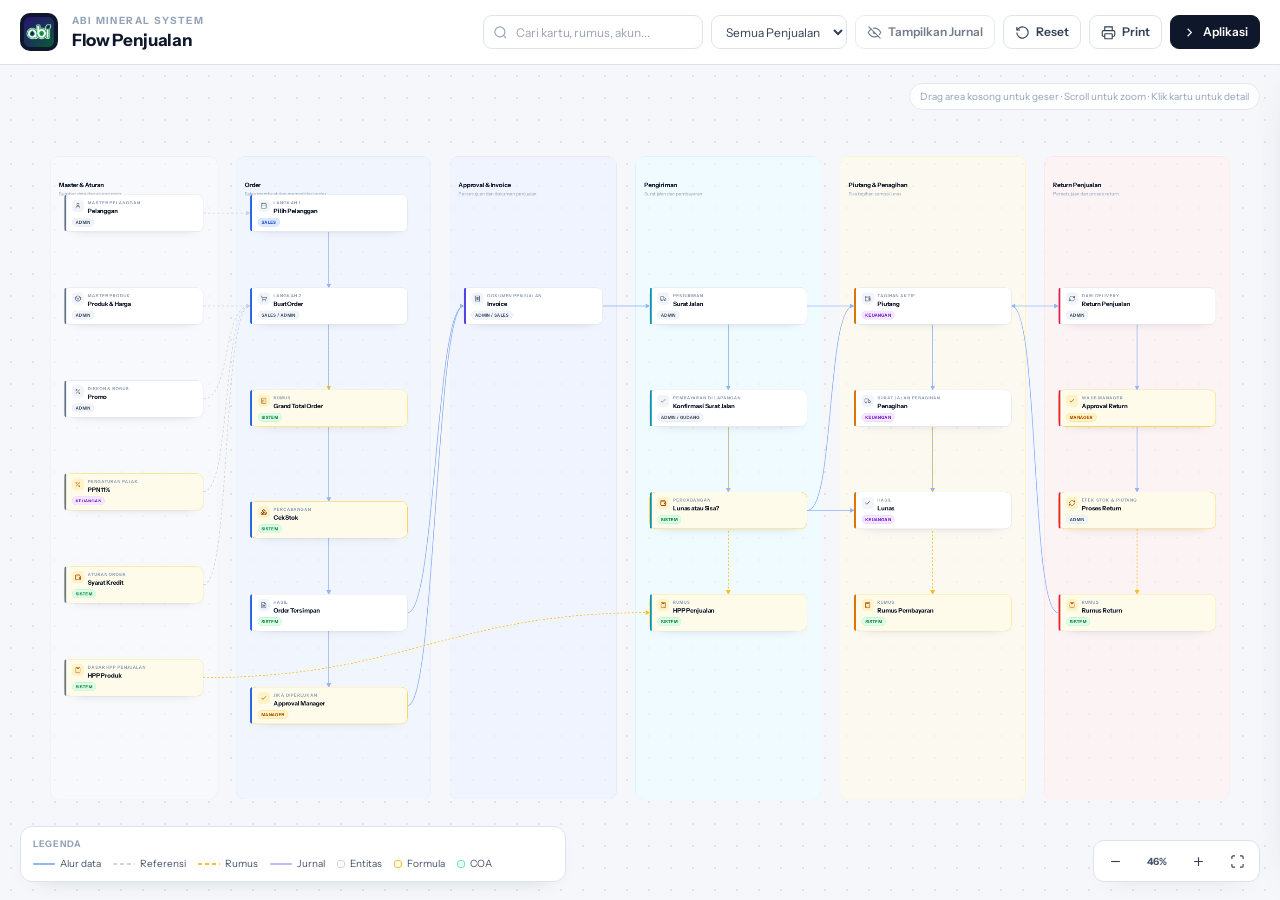
<file: flow.html>
<!DOCTYPE html>
<html lang="id">
<head>
  <meta charset="UTF-8">
  <meta name="viewport" content="width=device-width, initial-scale=1.0">
  <title>Flow Penjualan — ABI Mineral System</title>
  <link rel="icon" href="assets/favicon.ico">
  <script src="assets/vendor/tailwind.js"></script>
  <script>
    tailwind.config = {
      theme: {
        extend: { fontFamily: { sans: ['Instrument Sans', 'ui-sans-serif', 'system-ui', 'sans-serif'] } }
      }
    }
  </script>
  <link rel="stylesheet" href="assets/app.css">
  <link rel="stylesheet" href="assets/flow.css">
</head>
<body class="flow-page">

<svg xmlns="http://www.w3.org/2000/svg" style="display:none" aria-hidden="true">
  <symbol id="i-user" viewBox="0 0 24 24"><path d="M19 21v-2a4 4 0 0 0-4-4H9a4 4 0 0 0-4 4v2"/><circle cx="12" cy="7" r="4"/></symbol>
  <symbol id="i-box" viewBox="0 0 24 24"><path d="M21 8a2 2 0 0 0-1-1.73l-7-4a2 2 0 0 0-2 0l-7 4A2 2 0 0 0 3 8v8a2 2 0 0 0 1 1.73l7 4a2 2 0 0 0 2 0l7-4A2 2 0 0 0 21 16Z"/><path d="m3.3 7 8.7 5 8.7-5"/><path d="M12 22V12"/></symbol>
  <symbol id="i-boxes" viewBox="0 0 24 24"><path d="M2.97 12.92A2 2 0 0 0 2 14.63v3.24a2 2 0 0 0 .97 1.71l3 1.8a2 2 0 0 0 2.06 0L12 19v-5.5l-5-3-4.03 2.42Z"/><path d="m7 16.5-4.74-2.85"/><path d="m7 16.5 5-3"/><path d="M7 16.5v5.17"/><path d="M12 13.5V19l3.97 2.38a2 2 0 0 0 2.06 0l3-1.8a2 2 0 0 0 .97-1.71v-3.24a2 2 0 0 0-.97-1.71L17 10.5l-5 3Z"/><path d="m17 16.5-5-3"/><path d="m17 16.5 4.74-2.85"/><path d="M17 16.5v5.17"/><path d="M7.97 4.42A2 2 0 0 0 7 6.13v4.37l5 3 5-3V6.13a2 2 0 0 0-.97-1.71l-3-1.8a2 2 0 0 0-2.06 0l-3 1.8Z"/><path d="M12 8 7.26 5.15"/><path d="m12 8 4.74-2.85"/><path d="M12 13.5V8"/></symbol>
  <symbol id="i-percent" viewBox="0 0 24 24"><path d="M19 5 5 19"/><circle cx="6.5" cy="6.5" r="2.5"/><circle cx="17.5" cy="17.5" r="2.5"/></symbol>
  <symbol id="i-wallet" viewBox="0 0 24 24"><path d="M19 7V4a1 1 0 0 0-1-1H5a2 2 0 0 0 0 4h15a1 1 0 0 1 1 1v4h-3a2 2 0 0 0 0 4h3v4a1 1 0 0 1-1 1H5a2 2 0 0 1-2-2V5"/><path d="M3 5v14a2 2 0 0 0 2 2h15a1 1 0 0 0 1-1v-4"/><path d="M18 12a2 2 0 0 0 0 4h4v-4Z"/></symbol>
  <symbol id="i-calculator" viewBox="0 0 24 24"><rect x="4" y="2" width="16" height="20" rx="2"/><path d="M8 6h8"/><path d="M8 11h.01M12 11h.01M16 11h.01M8 15h.01M12 15h.01M16 15h.01M8 19h.01M12 19h.01M16 19h.01"/></symbol>
  <symbol id="i-calendar" viewBox="0 0 24 24"><rect x="3" y="4" width="18" height="18" rx="2"/><path d="M16 2v4M8 2v4M3 10h18"/></symbol>
  <symbol id="i-cart" viewBox="0 0 24 24"><circle cx="8" cy="21" r="1"/><circle cx="19" cy="21" r="1"/><path d="M2.05 2.05h2l2.66 12.42a2 2 0 0 0 2 1.58h9.78a2 2 0 0 0 1.95-1.57l1.65-7.43H5.12"/></symbol>
  <symbol id="i-file" viewBox="0 0 24 24"><path d="M14 2H6a2 2 0 0 0-2 2v16a2 2 0 0 0 2 2h12a2 2 0 0 0 2-2V8Z"/><path d="M14 2v6h6"/><path d="M16 13H8M16 17H8M10 9H8"/></symbol>
  <symbol id="i-check" viewBox="0 0 24 24"><path d="M20 6 9 17l-5-5"/></symbol>
  <symbol id="i-receipt" viewBox="0 0 24 24"><path d="M4 2v20l2-1 2 1 2-1 2 1 2-1 2 1 2-1 2 1V2l-2 1-2-1-2 1-2-1-2 1-2-1-2 1Z"/><path d="M16 8h-6a2 2 0 1 0 0 4h4a2 2 0 1 1 0 4H8"/><path d="M12 17.5v-11"/></symbol>
  <symbol id="i-truck" viewBox="0 0 24 24"><path d="M14 18V6a1 1 0 0 0-1-1H3a1 1 0 0 0-1 1v11a1 1 0 0 0 1 1h2"/><path d="M14 9h4l4 4v4a1 1 0 0 1-1 1h-2"/><circle cx="7" cy="18" r="2"/><circle cx="17" cy="18" r="2"/></symbol>
  <symbol id="i-refresh" viewBox="0 0 24 24"><path d="M21 12a9 9 0 0 1-9 9 9.75 9.75 0 0 1-6.74-2.74L3 16"/><path d="M3 12a9 9 0 0 1 9-9 9.75 9.75 0 0 1 6.74 2.74L21 8"/><path d="M8 16H3v5"/><path d="M16 8h5V3"/></symbol>
  <symbol id="i-coins" viewBox="0 0 24 24"><circle cx="8" cy="8" r="6"/><path d="M18.09 10.37A6 6 0 1 1 10.34 18"/><path d="M7 6h1v4"/><path d="m16.71 13.88.7.71-2.82 2.82"/></symbol>
  <symbol id="i-banknote" viewBox="0 0 24 24"><rect x="2" y="6" width="20" height="12" rx="2"/><circle cx="12" cy="12" r="2"/><path d="M6 12h.01M18 12h.01"/></symbol>
  <symbol id="i-trending-up" viewBox="0 0 24 24"><path d="m22 7-8.5 8.5-5-5L2 17"/><path d="M16 7h6v6"/></symbol>
  <symbol id="i-search" viewBox="0 0 24 24"><circle cx="11" cy="11" r="8"/><path d="m21 21-4.3-4.3"/></symbol>
  <symbol id="i-plus" viewBox="0 0 24 24"><path d="M5 12h14M12 5v14"/></symbol>
  <symbol id="i-minus" viewBox="0 0 24 24"><path d="M5 12h14"/></symbol>
  <symbol id="i-x" viewBox="0 0 24 24"><path d="M18 6 6 18M6 6l12 12"/></symbol>
  <symbol id="i-eye" viewBox="0 0 24 24"><path d="M2 12s3.5-7 10-7 10 7 10 7-3.5 7-10 7-10-7-10-7Z"/><circle cx="12" cy="12" r="3"/></symbol>
  <symbol id="i-eye-off" viewBox="0 0 24 24"><path d="m3 3 18 18"/><path d="M10.6 10.6a2 2 0 0 0 2.8 2.8"/><path d="M9.9 5.2A10.8 10.8 0 0 1 12 5c6.5 0 10 7 10 7a17 17 0 0 1-2.2 3.2"/><path d="M6.6 6.6A16.7 16.7 0 0 0 2 12s3.5 7 10 7a10.9 10.9 0 0 0 5.4-1.4"/></symbol>
  <symbol id="i-fit" viewBox="0 0 24 24"><path d="M8 3H5a2 2 0 0 0-2 2v3M16 3h3a2 2 0 0 1 2 2v3M8 21H5a2 2 0 0 1-2-2v-3M16 21h3a2 2 0 0 0 2-2v-3"/></symbol>
  <symbol id="i-reset" viewBox="0 0 24 24"><path d="M3 12a9 9 0 1 0 3-6.7L3 8"/><path d="M3 3v5h5"/></symbol>
  <symbol id="i-print" viewBox="0 0 24 24"><path d="M6 18H4a2 2 0 0 1-2-2v-5a2 2 0 0 1 2-2h16a2 2 0 0 1 2 2v5a2 2 0 0 1-2 2h-2"/><path d="M6 9V3h12v6"/><rect x="6" y="14" width="12" height="8" rx="1"/></symbol>
  <symbol id="i-chevron-right" viewBox="0 0 24 24"><path d="m9 18 6-6-6-6"/></symbol>
  <symbol id="i-arrow-right" viewBox="0 0 24 24"><path d="M5 12h14"/><path d="m13 6 6 6-6 6"/></symbol>
</svg>

<header class="flow-header no-print">
  <div class="flow-header-inner">
    <a href="index.html" class="flow-brand" aria-label="Kembali ke aplikasi">
      <img src="assets/logo.png" alt="ABI Mineral">
    </a>
    <div class="flow-title">
      <div class="eyebrow">ABI Mineral System</div>
      <h1>Flow Penjualan</h1>
    </div>
    <div class="flow-toolbar">
      <label class="flow-search">
        <svg viewBox="0 0 24 24" fill="none" stroke="currentColor" stroke-width="1.8"><use href="#i-search"></use></svg>
        <input id="flowSearch" type="search" placeholder="Cari kartu, rumus, akun..." autocomplete="off">
      </label>
      <select class="flow-select" id="flowView" aria-label="Filter alur">
        <option value="all">Semua Penjualan</option>
        <option value="order">Order</option>
        <option value="delivery">Pengiriman</option>
        <option value="ar">Piutang</option>
        <option value="return">Return</option>
        <option value="accounting">Akuntansi</option>
      </select>
      <button class="flow-btn" id="flowCoaToggle" aria-pressed="false"></button>
      <button class="flow-btn" id="flowReset" title="Kembalikan posisi kartu">
        <svg viewBox="0 0 24 24" fill="none" stroke="currentColor" stroke-width="1.8"><use href="#i-reset"></use></svg>
        <span class="hidden-mobile">Reset</span>
      </button>
      <button class="flow-btn" id="flowPrintBtn" title="Print ringkasan">
        <svg viewBox="0 0 24 24" fill="none" stroke="currentColor" stroke-width="1.8"><use href="#i-print"></use></svg>
        <span class="hidden-mobile">Print</span>
      </button>
      <a href="index.html" class="flow-btn primary">
        <svg viewBox="0 0 24 24" fill="none" stroke="currentColor" stroke-width="1.8"><use href="#i-chevron-right"></use></svg>
        <span class="hidden-mobile">Aplikasi</span>
      </a>
    </div>
  </div>
</header>

<div class="flow-shell" id="flowShell">
  <div class="flow-viewport" id="flowViewport">
    <div class="flow-world" id="flowWorld">
      <div id="flowLanes"></div>
      <svg id="flowEdges" class="flow-svg" aria-hidden="true"></svg>
      <div id="flowNodes"></div>
    </div>
  </div>

  <div class="flow-hint no-print">Drag area kosong untuk geser · Scroll untuk zoom · Klik kartu untuk detail</div>

  <div class="flow-legend no-print" aria-label="Legenda">
    <b>Legenda</b>
    <span class="legend-item"><span class="legend-line"></span>Alur data</span>
    <span class="legend-item"><span class="legend-line reference"></span>Referensi</span>
    <span class="legend-item"><span class="legend-line formula"></span>Rumus</span>
    <span class="legend-item"><span class="legend-line journal"></span>Jurnal</span>
    <span class="legend-item"><span class="legend-dot"></span>Entitas</span>
    <span class="legend-item"><span class="legend-dot formula"></span>Formula</span>
    <span class="legend-item"><span class="legend-dot account"></span>COA</span>
  </div>

  <div class="flow-zoom no-print">
    <button class="flow-btn" id="flowZoomOut" aria-label="Zoom keluar"><svg viewBox="0 0 24 24" fill="none" stroke="currentColor" stroke-width="1.8"><use href="#i-minus"></use></svg></button>
    <span class="flow-zoom-label" id="flowZoomLabel">80%</span>
    <button class="flow-btn" id="flowZoomIn" aria-label="Zoom masuk"><svg viewBox="0 0 24 24" fill="none" stroke="currentColor" stroke-width="1.8"><use href="#i-plus"></use></svg></button>
    <button class="flow-btn" id="flowFit" aria-label="Fit ke layar"><svg viewBox="0 0 24 24" fill="none" stroke="currentColor" stroke-width="1.8"><use href="#i-fit"></use></svg></button>
  </div>

  <aside class="flow-drawer no-print" id="flowDrawer" aria-label="Detail kartu"></aside>
</div>

<div class="flow-modal no-print" id="flowModal" role="dialog" aria-modal="true"></div>
<div class="flow-print" id="flowPrint"></div>

<script src="assets/flow-data.js"></script>
<script src="assets/flow.js"></script>
</body>
</html>
</file>
<file: assets/app.css>
@font-face { font-family: 'Instrument Sans'; font-style: normal; font-weight: 400; font-display: swap; src: url('./fonts/instrument-sans-400.ttf') format('truetype'); }
@font-face { font-family: 'Instrument Sans'; font-style: normal; font-weight: 500; font-display: swap; src: url('./fonts/instrument-sans-500.ttf') format('truetype'); }
@font-face { font-family: 'Instrument Sans'; font-style: normal; font-weight: 600; font-display: swap; src: url('./fonts/instrument-sans-600.ttf') format('truetype'); }
@font-face { font-family: 'Instrument Sans'; font-style: normal; font-weight: 700; font-display: swap; src: url('./fonts/instrument-sans-700.ttf') format('truetype'); }

:root {
  --navy: #0f172b;
  --navy-soft: #1e293b;
  --accent: #1d4ed8;
  --border: #e2e8f0;
  --muted: #f1f5f9;
  --muted-text: #64748b;
  --green: #16a34a;
  --red: #dc2626;
  --amber: #d97706;
  --blue: #2563eb;
  --cyan: #0891b2;
  --purple: #7c3aed;
}

* { box-sizing: border-box; }
html { font-family: 'Instrument Sans', ui-sans-serif, system-ui, -apple-system, 'Segoe UI', sans-serif; }
body { background: #f8fafc; color: #0f172a; margin: 0; }
[x-cloak] { display: none !important; }
::selection { background: rgba(29, 78, 216, .16); }

/* Scrollbar */
* { scrollbar-width: thin; scrollbar-color: #cbd5e1 transparent; }
*::-webkit-scrollbar { width: 8px; height: 8px; }
*::-webkit-scrollbar-thumb { background: #cbd5e1; border-radius: 99px; }
*::-webkit-scrollbar-track { background: transparent; }

/* Layout */
.app-shell { min-height: 100vh; }
/* Canvas frames report their natural content height to the viewer. */
html.canvas-measuring .min-h-screen,
html.canvas-measuring .app-shell { min-height: 0 !important; }
html.canvas-measuring *,
html.canvas-measuring *::before,
html.canvas-measuring *::after { transition: none !important; animation: none !important; }
.sidebar { background: var(--navy); color: #fff; transition: width .22s ease; }
.sidebar-label { font-size: 9px; letter-spacing: .1em; text-transform: uppercase; color: #94a3b8; padding: 0 .55rem; margin-bottom: .2rem; }
.nav-link { display: flex; align-items: center; gap: .5rem; min-height: 34px; padding: .3rem .55rem; border-radius: .5rem; color: #cbd5e1; font-size: .8125rem; font-weight: 500; transition: background .15s, color .15s; text-decoration: none; }
.nav-link:hover { background: rgba(255,255,255,.08); color: #fff; }
.nav-link.active { background: var(--accent); color: #fff; box-shadow: 0 4px 12px rgba(29,78,216,.22); }
.nav-link svg { flex-shrink: 0; opacity: .9; width: 17px; height: 17px; stroke-width: 1.8; }
.nav-link.active svg { opacity: 1; }
.collapsed .nav-link { justify-content: center; padding-left: 0; padding-right: 0; }
.collapsed .nav-link span { display: none; }
.collapsed .sidebar-label { display: none; }

.main-content { padding-bottom: 5rem; }
@media (min-width: 1024px) { .main-content { padding-bottom: 2rem; } }

/* Typography */
.section-title { font-weight: 600; font-size: .95rem; }.muted { color: var(--muted-text); }
.eyebrow { font-size: .68rem; text-transform: uppercase; letter-spacing: .1em; font-weight: 600; color: var(--muted-text); }

/* Collapsible history */
.history-details { border: 1px solid #e2e8f0; border-radius: .75rem; background: #fff; }
.history-summary { display: flex; align-items: center; justify-content: space-between; gap: .5rem; padding: .55rem .75rem; cursor: pointer; list-style: none; font-size: .68rem; font-weight: 600; text-transform: uppercase; letter-spacing: .1em; color: var(--muted-text); }
.history-summary::-webkit-details-marker { display: none; }
.history-summary:hover { background: #f8fafc; }
.history-chevron { transition: transform .15s ease; }
.history-details[open] .history-chevron { transform: rotate(180deg); }
.history-body { border-top: 1px solid #e2e8f0; padding: .75rem; }

/* Buttons */
.btn { display: inline-flex; align-items: center; justify-content: center; gap: .45rem; height: 2.5rem; padding: 0 .85rem; border: 1px solid transparent; border-radius: .62rem; font-size: .8125rem; font-weight: 600; line-height: 1; white-space: nowrap; cursor: pointer; transition: background .15s, border-color .15s, color .15s, box-shadow .15s, transform .05s; text-decoration: none; }
.btn:active { transform: translateY(1px); }
.btn:disabled { opacity: .45; cursor: not-allowed; transform: none; }
.btn-primary { background: var(--navy); color: #fff; box-shadow: 0 1px 2px rgba(15,23,42,.18); }
.btn-primary:hover { background: #1e293b; }
.btn-outline { background: #fff; border-color: var(--border); color: #334155; }
.btn-outline:hover { background: #f8fafc; border-color: #cbd5e1; }
.btn-ghost { background: transparent; color: #475569; }
.btn-ghost:hover { background: #f1f5f9; color: #0f172a; }
.btn-danger { background: var(--red); color: #fff; }
.btn-danger:hover { background: #b91c1c; }
.btn-success { background: var(--green); color: #fff; }
.btn-success:hover { background: #15803d; }
.btn-sm { height: 2rem; padding: 0 .6rem; font-size: .72rem; border-radius: .5rem; gap: .3rem; }
.btn-xs { height: 1.75rem; padding: 0 .45rem; font-size: .68rem; border-radius: .45rem; gap: .25rem; }
.icon-btn { display: inline-flex; align-items: center; justify-content: center; width: 2.25rem; height: 2.25rem; border-radius: .55rem; color: #64748b; background: transparent; border: 1px solid transparent; cursor: pointer; transition: .15s; }
.icon-btn:hover { background: #f1f5f9; color: #0f172a; }
.icon-btn-sm { width: 1.9rem; height: 1.9rem; }
.icon-btn-danger:hover { background: #fef2f2; color: var(--red); }

/* Inputs */
.label { display: block; font-size: .75rem; font-weight: 600; color: #334155; margin-bottom: .35rem; }
.label .req { color: var(--red); }
.input, .select, .textarea { width: 100%; height: 2.5rem; border: 1px solid var(--border); border-radius: .6rem; background: #fff; padding: 0 .7rem; font-size: .8125rem; color: #0f172a; outline: none; transition: border-color .15s, box-shadow .15s; }
.textarea { height: auto; min-height: 5rem; padding: .6rem .7rem; resize: vertical; }
.input::placeholder, .textarea::placeholder { color: #94a3b8; }
.input:focus, .select:focus, .textarea:focus { border-color: #93c5fd; box-shadow: 0 0 0 3px rgba(59,130,246,.13); }
.input-sm { height: 2rem; font-size: .75rem; border-radius: .5rem; }
.input-icon { position: relative; }
.input-icon .input { padding-left: 2.1rem; }
.input-icon > svg { position: absolute; left: .65rem; top: 50%; transform: translateY(-50%); color: #94a3b8; width: 16px; height: 16px; pointer-events: none; }
.input-group { display: flex; align-items: stretch; border: 1px solid var(--border); border-radius: .6rem; overflow: hidden; background: #fff; }
.input-group .input { border: 0; border-radius: 0; height: 2.4rem; }
.input-group .addon { display: flex; align-items: center; padding: 0 .65rem; background: #f8fafc; color: #64748b; font-size: .75rem; border-left: 1px solid var(--border); white-space: nowrap; }
.input-group .addon.prepend { border-left: 0; border-right: 1px solid var(--border); }
.checkbox, .radio { width: 1rem; height: 1rem; accent-color: var(--navy); cursor: pointer; }

/* Cards */
.card { background: #fff; border: 1px solid var(--border); border-radius: .9rem; box-shadow: 0 1px 2px rgba(15,23,42,.03); }
.card-header { padding: 1rem 1.1rem .65rem; display: flex; align-items: center; justify-content: space-between; gap: 1rem; }
.card-body { padding: 1rem 1.1rem; }
.kpi { padding: .85rem 1rem; min-height: 72px; display: flex; flex-direction: column; justify-content: flex-start; }
.kpi-label { display: flex; justify-content: space-between; align-items: center; font-size: .75rem; color: var(--muted-text); font-weight: 500; }
.kpi-value { font-size: 1.25rem; font-weight: 700; letter-spacing: -.02em; margin-top: .2rem; }
.kpi-delta { font-size: .68rem; margin-top: .1rem; }

/* Tables */
.table-wrap { overflow: auto; border: 1px solid var(--border); border-radius: .75rem; background: #fff; }
.data-table { width: 100%; border-collapse: separate; border-spacing: 0; font-size: .78rem; }
.data-table th { position: sticky; top: 0; z-index: 2; background: #f1f5f9; color: #475569; font-weight: 600; text-align: left; padding: .6rem .55rem; border-bottom: 1px solid var(--border); white-space: nowrap; }
.data-table td { padding: .6rem .55rem; border-bottom: 1px solid #f1f5f9; vertical-align: middle; }
.data-table tbody tr:last-child td { border-bottom: 0; }
.data-table tbody tr:hover { background: #f8fafc; }
.data-table .num { text-align: right; font-variant-numeric: tabular-nums; white-space: nowrap; }
.data-table .actions { text-align: right; white-space: nowrap; }
.data-table .sub { display: block; font-size: .68rem; color: #94a3b8; margin-top: .1rem; max-width: 240px; overflow: hidden; text-overflow: ellipsis; white-space: nowrap; }

/* Attendance recap: frozen NIP/Nama + distinct day/summary columns (beats .data-table th) */
.data-table th.frozen-col { position: sticky; top: 0; z-index: 5; background: #f1f5f9; }
.data-table th.frozen-nip { left: 0; }
.data-table th.frozen-nama { left: 92px; }
.data-table td.frozen-col { position: sticky; z-index: 4; background: #fff; }
.data-table td.frozen-nip { left: 0; }
.data-table td.frozen-nama { left: 92px; }
.data-table th.matrix-day { position: sticky; top: 0; z-index: 3; background: #e2e8f0; }
.data-table th.matrix-day.off { background: #cbd5e1; color: #64748b; }
.data-table th.matrix-sum { position: sticky; top: 0; z-index: 3; background: #f1f5f9; }
.data-table th.matrix-sum.matrix-start { border-left: 1px solid #cbd5e1; }
.data-table td.matrix-day { position: relative; background: #f8fafc; }
.data-table td.matrix-day.off { background: #f1f5f9; }
.data-table td.matrix-sum { background: #fff; }
.data-table td.matrix-sum.matrix-start { border-left: 1px solid #e2e8f0; }
.sort-btn { display: inline-flex; align-items: center; gap: .25rem; color: inherit; background: none; border: 0; padding: 0; cursor: pointer; font: inherit; }
.sort-btn:hover { color: #0f172a; }
.sort-btn svg { opacity: .45; }
.sort-btn.active svg { opacity: 1; color: var(--green); }

/* Badges */
.badge { display: inline-flex; align-items: center; gap: .25rem; padding: .2rem .5rem; border-radius: .4rem; border: 1px solid transparent; font-size: .66rem; font-weight: 600; line-height: 1.2; white-space: nowrap; }
.badge-yellow { background: #fef9c3; border-color: #fde047; color: #a16207; }
.badge-orange { background: #ffedd5; border-color: #fdba74; color: #c2410c; }
.badge-blue { background: #dbeafe; border-color: #93c5fd; color: #1d4ed8; }
.badge-cyan { background: #cffafe; border-color: #67e8f9; color: #0e7490; }
.badge-amber { background: #fef3c7; border-color: #fcd34d; color: #b45309; }
.badge-green { background: #dcfce7; border-color: #86efac; color: #15803d; }
.badge-red { background: #fee2e2; border-color: #fca5a5; color: #b91c1c; }
.badge-stone { background: #f5f5f4; border-color: #d6d3d1; color: #57534e; }
.badge-slate { background: #f1f5f9; border-color: #cbd5e1; color: #475569; }
.badge-purple { background: #f3e8ff; border-color: #d8b4fe; color: #7e22ce; }

/* Segmented tabs */
.seg { display: inline-flex; gap: .25rem; padding: .25rem; background: #f1f5f9; border-radius: .65rem; }
.seg-btn { border: 0; background: transparent; color: #64748b; font-size: .75rem; font-weight: 600; padding: .45rem .7rem; border-radius: .48rem; cursor: pointer; transition: .15s; display: inline-flex; align-items: center; gap: .35rem; white-space: nowrap; }
.seg-btn:hover { color: #0f172a; }
.seg-btn.active { background: var(--navy); color: #fff; box-shadow: 0 1px 2px rgba(15,23,42,.2); }
.subtab { display: inline-flex; gap: .35rem; padding: .25rem; border: 1px solid var(--border); border-radius: .6rem; background: #fff; }
.subtab-btn { border: 0; background: transparent; color: #64748b; font-size: .72rem; font-weight: 600; padding: .35rem .6rem; border-radius: .42rem; cursor: pointer; }
.subtab-btn.active { background: #0f172b; color: white; }

/* Modal */
.modal-backdrop { position: fixed; inset: 0; z-index: 70; background: rgba(15,23,42,.56); backdrop-filter: blur(3px); display: flex; align-items: center; justify-content: center; padding: 1rem; }
.modal-panel { background: #fff; border-radius: 1rem; box-shadow: 0 25px 60px rgba(15,23,42,.28); width: 100%; max-height: 91vh; display: flex; flex-direction: column; overflow: hidden; }
.modal-sm { max-width: 420px; }
.modal-md { max-width: 560px; }
.modal-lg { max-width: 760px; }
.modal-xl { max-width: 1040px; }
.modal-2xl { max-width: 1200px; }
.modal-head { padding: 1.1rem 1.25rem .8rem; border-bottom: 1px solid #f1f5f9; display: flex; align-items: flex-start; justify-content: space-between; gap: 1rem; }
.modal-title { font-weight: 700; font-size: 1rem; letter-spacing: -.01em; }
.modal-desc { font-size: .75rem; color: var(--muted-text); margin-top: .15rem; }
.modal-body { padding: 1.15rem 1.25rem; overflow-y: auto; }
.modal-foot { padding: .9rem 1.25rem; border-top: 1px solid #f1f5f9; display: flex; justify-content: flex-end; gap: .55rem; background: #fcfdff; }
.modal-foot-split { justify-content: space-between; align-items: center; }
.modal-actions { display: flex; flex-wrap: wrap; align-items: center; gap: .55rem; }
.modal-actions-right { margin-left: auto; justify-content: flex-end; }

.action-menu { position: fixed; z-index: 120; width: 224px; max-height: 360px; overflow-y: auto; background: #fff; border: 1px solid var(--border); border-radius: .75rem; box-shadow: 0 16px 40px rgba(15,23,42,.18); padding: .35rem; }
.action-menu-item { width: 100%; display: flex; align-items: center; gap: .55rem; padding: .5rem .6rem; border: 0; border-radius: .5rem; background: transparent; color: #334155; font-size: .78rem; text-align: left; cursor: pointer; }
.action-menu-item:hover { background: #f8fafc; }
.action-menu-item.danger { color: #dc2626; }
.action-menu-item.danger:hover { background: #fef2f2; }
.action-menu-item.disabled { opacity: .4; cursor: not-allowed; }
.action-menu-item svg { flex: 0 0 auto; }
.action-menu-sep { border-top: 1px solid #f1f5f9; margin: .25rem .2rem; }

/* Toast */
.toast { position: fixed; right: 1rem; bottom: 1.25rem; z-index: 90; display: flex; align-items: center; gap: .6rem; background: #0f172b; color: #fff; border-radius: .7rem; padding: .7rem .9rem; box-shadow: 0 15px 35px rgba(15,23,42,.3); font-size: .78rem; max-width: 390px; }
.toast.success svg { color: #4ade80; }
.toast.error svg { color: #f87171; }

/* Mobile nav */
.bottom-nav { display: none; position: fixed; bottom: 0; left: 0; right: 0; z-index: 55; background: #fff; border-top: 1px solid var(--border); box-shadow: 0 -6px 20px rgba(15,23,42,.06); }
@media (max-width: 1023px) { .bottom-nav { display: block; } }
.bottom-nav a { color: #94a3b8; }
.bottom-nav a.active { color: #1d4ed8; font-weight: 700; }

/* Chart */
.chart-grid line { stroke: #e2e8f0; stroke-dasharray: 3 4; }
.chart-axis { fill: #94a3b8; font-size: 10px; }
.chart-income { stroke: #0d9488; }
.chart-expense { stroke: #f97316; }

/* Small utilities */
.divider { height: 1px; background: #f1f5f9; }
.hover-row { cursor: pointer; }
.avatar { display: inline-flex; align-items: center; justify-content: center; border-radius: 999px; background: #dcfce7; color: #166534; font-size: .66rem; font-weight: 700; width: 28px; height: 28px; flex-shrink: 0; }
.avatar.blue { background: #dbeafe; color: #1d4ed8; }
.avatar.amber { background: #fef3c7; color: #b45309; }
.avatar.purple { background: #ede9fe; color: #6d28d9; }
.avatar.slate { background: #e2e8f0; color: #334155; }
.stat-dot { width: 7px; height: 7px; border-radius: 99px; display: inline-block; }

/* Print */
/* Purchase Request A4 preview */
.pr-sheet { width: 210mm; min-height: 297mm; padding: 15mm; background: #fff; margin: 0 auto; }
@media (max-width: 1023px) { .pr-sheet { width: 100%; min-height: auto; padding: 16px; overflow-x: auto; } }
@media (max-width: 767px) { .production-material-wrap, .po-items-wrap { overflow-x: auto !important; } }
/* Report print helpers */
.print-only { display: none; }
/* Bulk invoice: A5 landscape (210 x 148 mm) */
.pr-sheet.bulk-invoice-sheet { width: 210mm; min-height: 148mm; padding: 7mm; font-size: 9pt; }
.pr-sheet.bulk-invoice-sheet .text-xs { font-size: 8.5pt; }
.pr-sheet.bulk-invoice-sheet .text-lg { font-size: 13pt; }
.pr-sheet.bulk-invoice-sheet table th,
.pr-sheet.bulk-invoice-sheet table td { padding: 2px 4px; }
@media (max-width: 1023px) { .pr-sheet.bulk-invoice-sheet { width: 100%; min-height: auto; padding: 16px; } }

@media print {
  @page { size: A5 landscape; margin: 8mm; }
  body.print-pr .print-area { width: 100%; min-height: 0; padding: 0; margin: 0; }
  body.print-pr .pr-sheet { width: 100%; min-height: 0; padding: 0; background: #fff; }
  body.print-pr .pr-sheet table { width: 100%; border-collapse: collapse; }
  body.print-pr .pr-sheet th,
  body.print-pr .pr-sheet td { border: 1px solid #0f172b; padding: 4px 6px; font-size: 8.5pt; color: #000 !important; }
  body.print-pr .pr-sheet .pr-muted { color: #444 !important; }
  body { background: #fff !important; }
  body * { visibility: hidden; }
  .print-area, .print-area * { visibility: visible; }
  .print-area { position: absolute; left: 0; top: 0; width: 100%; border: 0 !important; box-shadow: none !important; padding: 0 !important; margin: 0 !important; }
  .no-print, .no-print * { display: none !important; }
  .print-area table { width: 100%; border-collapse: collapse; }
  .print-area th, .print-area td { border: 1px solid #0f172b; padding: 3px 5px; font-size: 8pt; color: #000 !important; }
  .print-area .print-title { font-size: 10pt; }
  .print-area .print-small { font-size: 8pt; }
  .print-area * { color: #000 !important; }
  .bulk-invoice-sheet { page-break-after: always; break-after: page; }
  .bulk-invoice-sheet:last-child { page-break-after: auto; break-after: auto; }
  body.print-invoice-a5 .bulk-invoice-sheet { font-size: 7.5pt; page-break-inside: avoid; break-inside: avoid; }
  body.print-invoice-a5 .bulk-invoice-sheet .text-xs { font-size: 7pt !important; }
  body.print-invoice-a5 .bulk-invoice-sheet .text-lg { font-size: 10pt !important; }
  body.print-invoice-a5 .bulk-invoice-sheet table th,
  body.print-invoice-a5 .bulk-invoice-sheet table td { padding: 1px 3px !important; font-size: 7pt !important; line-height: 1.25; }
  body.print-invoice-a5 .bulk-invoice-sheet .pb-3 { padding-bottom: 2mm !important; }
  body.print-invoice-a5 .bulk-invoice-sheet .py-3 { padding-top: 2mm !important; padding-bottom: 2mm !important; }
  body.print-invoice-a5 .bulk-invoice-sheet .mt-8 { margin-top: 3mm !important; }
  body.print-invoice-a5 .bulk-invoice-sheet .mb-8 { margin-bottom: 3mm !important; }
  body.print-report .print-only { display: block !important; }
  body.print-report .print-area .data-table th,
  body.print-report .print-area .data-table td { font-size: 8.5pt; padding: 3px 6px; }
  body.print-report .print-area .section-title { font-size: 11pt; }
  body.print-report .print-area .card-header { padding: 0 0 8px; }
}

/* Inline SVG icons */
.icon { width: 20px; height: 20px; fill: none; stroke: currentColor; stroke-width: 2; stroke-linecap: round; stroke-linejoin: round; flex-shrink: 0; }
.icon-sm { width: 16px; height: 16px; }
.icon-xs { width: 14px; height: 14px; }
.icon-lg { width: 24px; height: 24px; }
.icon-xl { width: 32px; height: 32px; }

@media (max-width: 1023px) {
  .toast { bottom: 5.25rem; right: .75rem; left: .75rem; max-width: none; }
}
</file>
<file: assets/flow.css>
:root {
  --flow-bg: #f5f7fb;
  --flow-ink: #0f172a;
  --flow-muted: #64748b;
  --flow-line: #dbe3ee;
  --flow-blue: #2563eb;
  --flow-violet: #7c3aed;
  --flow-amber: #d97706;
  --flow-green: #059669;
  --flow-rose: #e11d48;
}

* { box-sizing: border-box; }

body.flow-page {
  margin: 0;
  background: var(--flow-bg);
  color: var(--flow-ink);
  font-family: "Instrument Sans", ui-sans-serif, system-ui, -apple-system, BlinkMacSystemFont, "Segoe UI", sans-serif;
}

.flow-header {
  position: sticky;
  top: 0;
  z-index: 50;
  border-bottom: 1px solid var(--flow-line);
  background: rgba(255, 255, 255, .94);
  backdrop-filter: blur(10px);
}

.flow-header-inner {
  max-width: 1680px;
  margin: 0 auto;
  min-height: 64px;
  padding: 0 20px;
  display: flex;
  align-items: center;
  gap: 14px;
}

.flow-brand {
  width: 38px;
  height: 38px;
  border-radius: 10px;
  background: #0f172b;
  padding: 4px;
  display: grid;
  place-items: center;
  flex: 0 0 auto;
}

.flow-brand img { width: 100%; height: 100%; object-fit: contain; }

.flow-title { min-width: 0; flex: 1; }
.flow-title .eyebrow { font-size: 10px; letter-spacing: .14em; text-transform: uppercase; color: #94a3b8; font-weight: 700; }
.flow-title h1 { margin: 2px 0 0; font-size: 17px; line-height: 1.2; font-weight: 800; letter-spacing: -.02em; }

.flow-toolbar {
  display: flex;
  align-items: center;
  gap: 8px;
  flex-wrap: wrap;
}

.flow-search {
  position: relative;
  display: flex;
  align-items: center;
}
.flow-search svg { position: absolute; left: 10px; width: 15px; height: 15px; color: #94a3b8; pointer-events: none; }
.flow-search input {
  width: 220px;
  height: 34px;
  border: 1px solid var(--flow-line);
  border-radius: 9px;
  background: #fff;
  padding: 0 10px 0 32px;
  font: inherit;
  font-size: 12px;
  color: var(--flow-ink);
  outline: none;
}
.flow-search input:focus { border-color: #93c5fd; box-shadow: 0 0 0 3px rgba(59,130,246,.12); }

.flow-select {
  height: 34px;
  border: 1px solid var(--flow-line);
  border-radius: 9px;
  background: #fff;
  padding: 0 10px;
  font: inherit;
  font-size: 12px;
  color: #334155;
  outline: none;
}

.flow-btn {
  height: 34px;
  border: 1px solid var(--flow-line);
  border-radius: 9px;
  background: #fff;
  color: #334155;
  padding: 0 11px;
  display: inline-flex;
  align-items: center;
  gap: 6px;
  font: inherit;
  font-size: 12px;
  font-weight: 600;
  cursor: pointer;
  transition: background .15s, border-color .15s, color .15s;
  white-space: nowrap;
}
.flow-btn:hover { background: #f8fafc; border-color: #cbd5e1; }
.flow-btn svg { width: 15px; height: 15px; }
.flow-btn.primary { background: #0f172b; border-color: #0f172b; color: #fff; }
.flow-btn.primary:hover { background: #1e293b; }
.flow-btn.ghost { border-color: transparent; background: transparent; }
.flow-btn.ghost:hover { background: #f1f5f9; }
.flow-btn.active { background: #eff6ff; border-color: #93c5fd; color: #1d4ed8; }
.flow-btn[aria-pressed="false"] { opacity: .68; }

.flow-shell {
  position: relative;
  height: calc(100vh - 64px);
  min-height: 520px;
  overflow: hidden;
}

.flow-viewport {
  position: absolute;
  inset: 0;
  overflow: hidden;
  cursor: grab;
  touch-action: none;
  background-image: radial-gradient(circle, #dbe4f0 1px, transparent 1px);
  background-size: 22px 22px;
}
.flow-viewport.panning { cursor: grabbing; }

.flow-world {
  position: absolute;
  left: 0;
  top: 0;
  width: 3660px;
  height: 1420px;
  transform-origin: 0 0;
  will-change: transform;
}

.flow-lane {
  position: absolute;
  top: 18px;
  bottom: 18px;
  border: 1px solid #e6ecf5;
  border-radius: 18px;
  background: rgba(248, 250, 252, .72);
  padding-top: 46px;
}
.flow-lane[data-tone="blue"] { background: rgba(239, 246, 255, .7); border-color: #dbeafe; }
.flow-lane[data-tone="indigo"] { background: rgba(238, 242, 255, .7); border-color: #e0e7ff; }
.flow-lane[data-tone="cyan"] { background: rgba(236, 254, 255, .65); border-color: #cffafe; }
.flow-lane[data-tone="amber"] { background: rgba(255, 251, 235, .7); border-color: #fef3c7; }
.flow-lane[data-tone="rose"] { background: rgba(255, 241, 242, .65); border-color: #ffe4e6; }
.flow-lane[data-tone="violet"] { background: rgba(245, 243, 255, .7); border-color: #ede9fe; }

.flow-lane-head {
  position: sticky;
  top: 0;
  padding: 0 18px;
  height: 46px;
  display: flex;
  flex-direction: column;
  justify-content: center;
}
.flow-lane-head b { font-size: 13px; font-weight: 800; letter-spacing: -.01em; }
.flow-lane-head span { font-size: 10px; color: #94a3b8; margin-top: 1px; }

.flow-node {
  position: absolute;
  border: 1px solid #e2e8f0;
  border-radius: 14px;
  background: #fff;
  box-shadow: 0 1px 2px rgba(15,23,42,.04), 0 12px 28px -24px rgba(15,23,42,.35);
  padding: 12px 14px 12px 16px;
  cursor: pointer;
  transition: box-shadow .16s, border-color .16s, opacity .16s, transform .16s;
  user-select: none;
}
.flow-node::before {
  content: "";
  position: absolute;
  left: 0; top: 0; bottom: 0;
  width: 4px;
  border-radius: 14px 0 0 14px;
  background: var(--rail, #64748b);
}
.flow-node.selected {
  border-color: #93c5fd;
  box-shadow: 0 0 0 3px rgba(59,130,246,.10), 0 18px 36px -22px rgba(15,23,42,.45);
}
.flow-node.dragging { cursor: grabbing; transition: none; z-index: 30; }
.flow-node[data-type="formula"] { background: #fffbeb; border-color: #fde68a; }
.flow-node[data-type="decision"] { background: #fffbeb; border-color: #fcd34d; }
.flow-node[data-type="journal"] { background: #f5f3ff; border-color: #ddd6fe; }
.flow-node[data-type="account"] { background: #ecfdf5; border-color: #a7f3d0; }
.flow-node[data-type="account"]::before { background: #059669; }

.flow-node-top { display: flex; align-items: flex-start; gap: 8px; }
.flow-node-icon {
  width: 26px; height: 26px;
  border-radius: 8px;
  background: #f1f5f9;
  display: grid;
  place-items: center;
  flex: 0 0 auto;
  color: #475569;
}
.flow-node-icon svg { width: 14px; height: 14px; }
.flow-node[data-type="formula"] .flow-node-icon { background: #fef3c7; color: #b45309; }
.flow-node[data-type="decision"] .flow-node-icon { background: #fef3c7; color: #92400e; }
.flow-node[data-type="journal"] .flow-node-icon { background: #ede9fe; color: #6d28d9; }
.flow-node[data-type="account"] .flow-node-icon { background: #d1fae5; color: #047857; }

.flow-node-title { min-width: 0; flex: 1; }
.flow-node-title .kicker { font-size: 9px; font-weight: 800; letter-spacing: .1em; text-transform: uppercase; color: #94a3b8; }
.flow-node-title h3 { margin: 2px 0 0; font-size: 13px; line-height: 1.24; font-weight: 800; letter-spacing: -.01em; }

.flow-role {
  display: inline-flex;
  align-items: center;
  margin-top: 7px;
  padding: 2px 7px;
  border-radius: 999px;
  background: #f1f5f9;
  color: #475569;
  font-size: 9px;
  font-weight: 800;
  letter-spacing: .04em;
  text-transform: uppercase;
  border: 1px solid #e2e8f0;
}
.flow-role[data-role="Sales"] { background: #dbeafe; color: #1d4ed8; border-color: #bfdbfe; }
.flow-role[data-role="Manager"] { background: #fef3c7; color: #b45309; border-color: #fde68a; }
.flow-role[data-role="Keuangan"] { background: #f3e8ff; color: #7e22ce; border-color: #e9d5ff; }
.flow-role[data-role="Sistem"] { background: #dcfce7; color: #15803d; border-color: #bbf7d0; }

.flow-summary {
  margin: 8px 0 0;
  font-size: 11px;
  line-height: 1.45;
  color: #64748b;
}
.flow-tags { display: flex; flex-wrap: wrap; gap: 4px; margin-top: 8px; }
.flow-tag {
  font-size: 9px;
  font-weight: 700;
  padding: 2px 6px;
  border-radius: 999px;
  background: #f8fafc;
  color: #64748b;
  border: 1px solid #e2e8f0;
}
.flow-formula-mini {
  margin-top: 8px;
  border-top: 1px dashed #e2e8f0;
  padding-top: 7px;
  font-size: 10px;
  line-height: 1.4;
  color: #475569;
}
.flow-formula-mini b { color: #0f172a; }
.flow-formula-mini code {
  display: inline-block;
  margin-top: 3px;
  font-family: "SFMono-Regular", Consolas, monospace;
  font-size: 9.5px;
  color: #b45309;
  background: rgba(251,191,36,.12);
  border-radius: 4px;
  padding: 1px 4px;
}
.flow-node .flow-coa-chips { display: flex; flex-wrap: wrap; gap: 4px; margin-top: 7px; }
.flow-coa-chip {
  font-size: 9px;
  font-weight: 700;
  padding: 2px 6px;
  border-radius: 5px;
  background: #ecfdf5;
  color: #047857;
  border: 1px solid #a7f3d0;
  font-family: "SFMono-Regular", Consolas, monospace;
}
.flow-account-side {
  display: inline-flex;
  margin-top: 7px;
  font-size: 9px;
  font-weight: 800;
  text-transform: uppercase;
  letter-spacing: .06em;
  color: #047857;
}

.flow-world.zoom-far .flow-summary,
.flow-world.zoom-far .flow-tags,
.flow-world.zoom-far .flow-formula-mini,
.flow-world.zoom-far .flow-node .flow-coa-chips,
.flow-world.zoom-far .flow-account-side { display: none; }
.flow-world.zoom-far .flow-node { padding-top: 10px; padding-bottom: 10px; }
.flow-node.is-dimmed { opacity: .24; }
.flow-node.search-hit { border-color: #f59e0b; box-shadow: 0 0 0 3px rgba(245,158,11,.18); }
.flow-edge.is-dimmed { opacity: .12; }
.flow-icon { width: 14px; height: 14px; }
.flow-world.zoom-mid .flow-formula-mini code { display: none; }

.flow-svg {
  position: absolute;
  inset: 0;
  width: 3660px;
  height: 1420px;
  overflow: visible;
  pointer-events: none;
}
.flow-edge { fill: none; stroke-width: 1.7; transition: opacity .16s; }
.flow-edge[data-type="flow"] { stroke: #93b4f5; }
.flow-edge[data-type="reference"] { stroke: #cbd5e1; stroke-dasharray: 5 5; }
.flow-edge[data-type="formula"] { stroke: #fbbf24; stroke-dasharray: 4 4; }
.flow-edge[data-type="journal"] { stroke: #c4b5fd; }
.flow-edge-label {
  font-size: 9px;
  font-weight: 700;
  fill: #64748b;
  paint-order: stroke;
  stroke: #f8fafc;
  stroke-width: 4px;
  stroke-linejoin: round;
  pointer-events: none;
}
.flow-world.zoom-far .flow-edge-label { display: none; }

.flow-legend {
  position: absolute;
  left: 20px;
  bottom: 18px;
  z-index: 20;
  background: rgba(255,255,255,.94);
  border: 1px solid var(--flow-line);
  border-radius: 12px;
  padding: 10px 12px;
  box-shadow: 0 8px 24px -18px rgba(15,23,42,.35);
  display: flex;
  flex-wrap: wrap;
  gap: 6px 12px;
  max-width: 560px;
  font-size: 10px;
  color: #475569;
}
.flow-legend b { font-size: 9px; letter-spacing: .08em; text-transform: uppercase; color: #94a3b8; width: 100%; }
.legend-item { display: inline-flex; align-items: center; gap: 5px; white-space: nowrap; }
.legend-line { width: 22px; height: 2px; background: #93b4f5; border-radius: 999px; }
.legend-line.reference { background: repeating-linear-gradient(90deg,#cbd5e1 0 4px,transparent 4px 7px); }
.legend-line.formula { background: repeating-linear-gradient(90deg,#fbbf24 0 4px,transparent 4px 7px); }
.legend-line.journal { background: #c4b5fd; }
.legend-dot { width: 8px; height: 8px; border-radius: 3px; background: #fff; border: 1px solid #cbd5e1; }
.legend-dot.formula { background: #fffbeb; border-color: #fbbf24; }
.legend-dot.journal { background: #f5f3ff; border-color: #c4b5fd; }
.legend-dot.account { background: #ecfdf5; border-color: #6ee7b7; }

.flow-zoom {
  position: absolute;
  right: 20px;
  bottom: 18px;
  z-index: 20;
  display: flex;
  align-items: center;
  gap: 6px;
  background: rgba(255,255,255,.95);
  border: 1px solid var(--flow-line);
  border-radius: 11px;
  padding: 5px;
  box-shadow: 0 8px 24px -18px rgba(15,23,42,.35);
}
.flow-zoom .flow-btn { height: 30px; padding: 0 8px; border-color: transparent; background: transparent; }
.flow-zoom .flow-btn:hover { background: #f1f5f9; }
.flow-zoom-label { font-size: 10px; font-weight: 800; color: #475569; min-width: 38px; text-align: center; }

.flow-hint {
  position: absolute;
  right: 20px;
  top: 18px;
  z-index: 15;
  font-size: 10px;
  color: #94a3b8;
  background: rgba(255,255,255,.8);
  border: 1px solid #e2e8f0;
  border-radius: 999px;
  padding: 5px 10px;
}

.flow-drawer {
  position: absolute;
  top: 0;
  right: 0;
  bottom: 0;
  width: min(410px, 92vw);
  z-index: 40;
  background: #fff;
  border-left: 1px solid var(--flow-line);
  box-shadow: -20px 0 50px -35px rgba(15,23,42,.45);
  transform: translateX(105%);
  transition: transform .22s ease;
  display: flex;
  flex-direction: column;
}
.flow-drawer.open { transform: translateX(0); }
.flow-drawer-head {
  padding: 16px 16px 13px;
  border-bottom: 1px solid #eef2f7;
  display: flex;
  align-items: flex-start;
  gap: 10px;
}
.flow-drawer-head .flow-node-icon { width: 32px; height: 32px; }
.flow-drawer-head .flow-node-icon svg { width: 16px; height: 16px; }
.flow-drawer-head h2 { margin: 2px 0 0; font-size: 16px; font-weight: 800; letter-spacing: -.02em; }
.flow-drawer-head .kicker { font-size: 9px; font-weight: 800; text-transform: uppercase; letter-spacing: .1em; color: #94a3b8; }
.flow-drawer-body { flex: 1; overflow: auto; padding: 16px; }
.flow-drawer-close {
  margin-left: auto;
  width: 30px; height: 30px;
  border-radius: 8px;
  border: 1px solid #e2e8f0;
  background: #fff;
  cursor: pointer;
  display: grid;
  place-items: center;
  color: #64748b;
}
.flow-drawer-close:hover { background: #f8fafc; }
.flow-drawer-close svg { width: 15px; height: 15px; }

.drawer-section { margin-bottom: 18px; }
.drawer-section h3 {
  margin: 0 0 7px;
  font-size: 10px;
  font-weight: 800;
  letter-spacing: .1em;
  text-transform: uppercase;
  color: #94a3b8;
}
.drawer-copy { font-size: 12px; line-height: 1.55; color: #475569; margin: 0; }
.drawer-list { margin: 0; padding: 0; list-style: none; display: grid; gap: 5px; }
.drawer-list li {
  font-size: 11px;
  line-height: 1.45;
  color: #475569;
  padding-left: 12px;
  position: relative;
}
.drawer-list li::before { content: ""; width: 4px; height: 4px; border-radius: 999px; background: #cbd5e1; position: absolute; left: 1px; top: 7px; }
.drawer-fields { display: flex; flex-wrap: wrap; gap: 5px; }
.drawer-field { font-size: 10px; font-weight: 600; color: #475569; background: #f8fafc; border: 1px solid #e2e8f0; border-radius: 6px; padding: 3px 7px; }
.drawer-formula { border: 1px solid #fde68a; background: #fffbeb; border-radius: 10px; padding: 9px 10px; margin-bottom: 7px; }
.drawer-formula .label { font-size: 10px; font-weight: 800; color: #92400e; text-transform: uppercase; letter-spacing: .06em; }
.drawer-formula code { display: block; margin-top: 4px; font-size: 11px; line-height: 1.5; color: #78350f; font-family: "SFMono-Regular", Consolas, monospace; white-space: pre-wrap; }
.drawer-example { font-size: 11px; line-height: 1.55; color: #475569; background: #f8fafc; border: 1px solid #e2e8f0; border-radius: 9px; padding: 9px 10px; }
.drawer-coa { border: 1px solid #e2e8f0; border-radius: 10px; overflow: hidden; }
.drawer-coa-row { display: flex; align-items: center; gap: 8px; padding: 7px 9px; font-size: 11px; border-bottom: 1px solid #f1f5f9; }
.drawer-coa-row:last-child { border-bottom: 0; }
.drawer-coa-row .side { width: 26px; font-size: 9px; font-weight: 800; text-align: center; border-radius: 4px; padding: 2px 0; }
.drawer-coa-row .side.debit { background: #dbeafe; color: #1d4ed8; }
.drawer-coa-row .side.credit { background: #fef3c7; color: #b45309; }
.drawer-coa-row code { font-family: "SFMono-Regular", Consolas, monospace; font-size: 10px; color: #64748b; }
.drawer-related { display: flex; flex-wrap: wrap; gap: 5px; }
.related-chip { border: 1px solid #e2e8f0; background: #fff; border-radius: 999px; padding: 4px 8px; font-size: 10px; font-weight: 700; color: #475569; cursor: pointer; }
.related-chip:hover { border-color: #93c5fd; color: #1d4ed8; background: #eff6ff; }
.drawer-actions { display: flex; gap: 7px; flex-wrap: wrap; margin-top: 10px; }

.flow-modal {
  position: fixed;
  inset: 0;
  z-index: 80;
  display: none;
  align-items: center;
  justify-content: center;
  padding: 20px;
  background: rgba(15,23,42,.45);
  backdrop-filter: blur(3px);
}
.flow-modal.open { display: flex; }
.flow-modal-panel {
  width: min(760px, 96vw);
  max-height: 88vh;
  overflow: auto;
  background: #fff;
  border-radius: 16px;
  box-shadow: 0 30px 80px -30px rgba(15,23,42,.5);
}
.flow-modal-head { padding: 16px 18px 12px; border-bottom: 1px solid #eef2f7; display: flex; align-items: flex-start; gap: 10px; }
.flow-modal-head h2 { margin: 2px 0 0; font-size: 18px; font-weight: 800; letter-spacing: -.02em; }
.flow-modal-head p { margin: 3px 0 0; font-size: 11px; color: #94a3b8; }
.flow-modal-body { padding: 18px; }
.flow-modal-foot { padding: 12px 18px 16px; display: flex; justify-content: flex-end; gap: 8px; }

.sim-grid { display: grid; grid-template-columns: repeat(2, minmax(0, 1fr)); gap: 12px; }
.sim-month { border: 1px solid #e2e8f0; border-radius: 12px; padding: 12px; }
.sim-month h3 { margin: 0 0 8px; font-size: 13px; font-weight: 800; }
.sim-step { border: 1px solid #e2e8f0; border-radius: 9px; padding: 8px 9px; margin-bottom: 7px; background: #fff; }
.sim-step:last-child { margin-bottom: 0; }
.sim-step .label { font-size: 11px; font-weight: 700; color: #334155; }
.sim-step .value { margin-top: 2px; font-size: 12px; font-weight: 800; color: #0f172a; }
.sim-step .note { margin-top: 2px; font-size: 10px; line-height: 1.4; color: #64748b; }
.sim-step.strong { background: #f0fdf4; border-color: #bbf7d0; }
.sim-step.strong .value { color: #15803d; }
.sim-formula { margin-top: 12px; border: 1px solid #fde68a; background: #fffbeb; border-radius: 10px; padding: 10px 12px; font-size: 11px; line-height: 1.5; color: #78350f; }
.sim-footer { margin-top: 10px; font-size: 10px; line-height: 1.5; color: #64748b; }
.sim-single { display: grid; gap: 7px; }

.flow-empty { color: #94a3b8; font-size: 11px; padding: 8px 0; }

.flow-print { display: none; }
.hidden-mobile { display: inline; }

@media (max-width: 900px) {
  .flow-search input { width: 160px; }
  .flow-legend { max-width: 330px; }
  .flow-title h1 { font-size: 15px; }
  .flow-toolbar { gap: 6px; }
}

@media (max-width: 680px) {
  .flow-header-inner { padding: 8px 12px; flex-wrap: wrap; min-height: 0; }
  .flow-brand { width: 32px; height: 32px; }
  .flow-title { flex: 1 1 160px; }
  .flow-toolbar { width: 100%; flex-wrap: wrap; overflow: visible; padding-bottom: 2px; }
  .flow-search { flex: 1 1 100%; }
  .flow-search input { width: 100%; }
  .flow-shell { height: calc(100vh - 160px); }
  .flow-legend { display: none; }
  .flow-legend { left: 10px; bottom: 10px; max-width: calc(100vw - 20px); }
  .flow-zoom { right: 10px; bottom: 10px; }
  .flow-hint { display: none; }
  .sim-grid { grid-template-columns: 1fr; }
  .flow-drawer { width: 100%; }
  .hidden-mobile { display: none; }
}

@media print {
  @page { size: A4 landscape; margin: 10mm; }
  body.flow-page { background: #fff; }
  .flow-header, .flow-shell, .flow-modal, .no-print { display: none !important; }
  .flow-print { display: block !important; visibility: visible !important; }
  .flow-print * { visibility: visible !important; }
  .print-page { break-after: page; }
  .print-page:last-child { break-after: auto; }
  .print-title { font-size: 18px; font-weight: 800; margin: 0 0 2px; }
  .print-subtitle { font-size: 10px; color: #64748b; margin: 0 0 10px; }
  .print-lane { margin-bottom: 10px; border: 1px solid #e2e8f0; border-radius: 8px; overflow: hidden; }
  .print-lane-head { background: #f8fafc; padding: 5px 8px; font-size: 10px; font-weight: 800; }
  .print-grid { display: grid; grid-template-columns: repeat(3, minmax(0, 1fr)); gap: 6px; padding: 7px; }
  .print-card { border: 1px solid #e2e8f0; border-radius: 6px; padding: 6px 7px; break-inside: avoid; }
  .print-card b { display: block; font-size: 9px; }
  .print-card span { display: block; font-size: 7.5px; color: #64748b; line-height: 1.4; margin-top: 2px; }
  .print-card code { display: block; font-size: 7px; color: #92400e; margin-top: 3px; }
  .print-table { width: 100%; border-collapse: collapse; font-size: 8px; margin-top: 6px; }
  .print-table th, .print-table td { border: 1px solid #e2e8f0; padding: 3px 5px; text-align: left; vertical-align: top; }
  .print-table th { background: #f8fafc; font-weight: 800; }
  .print-section-title { font-size: 11px; font-weight: 800; margin: 12px 0 5px; }
}
</file>
